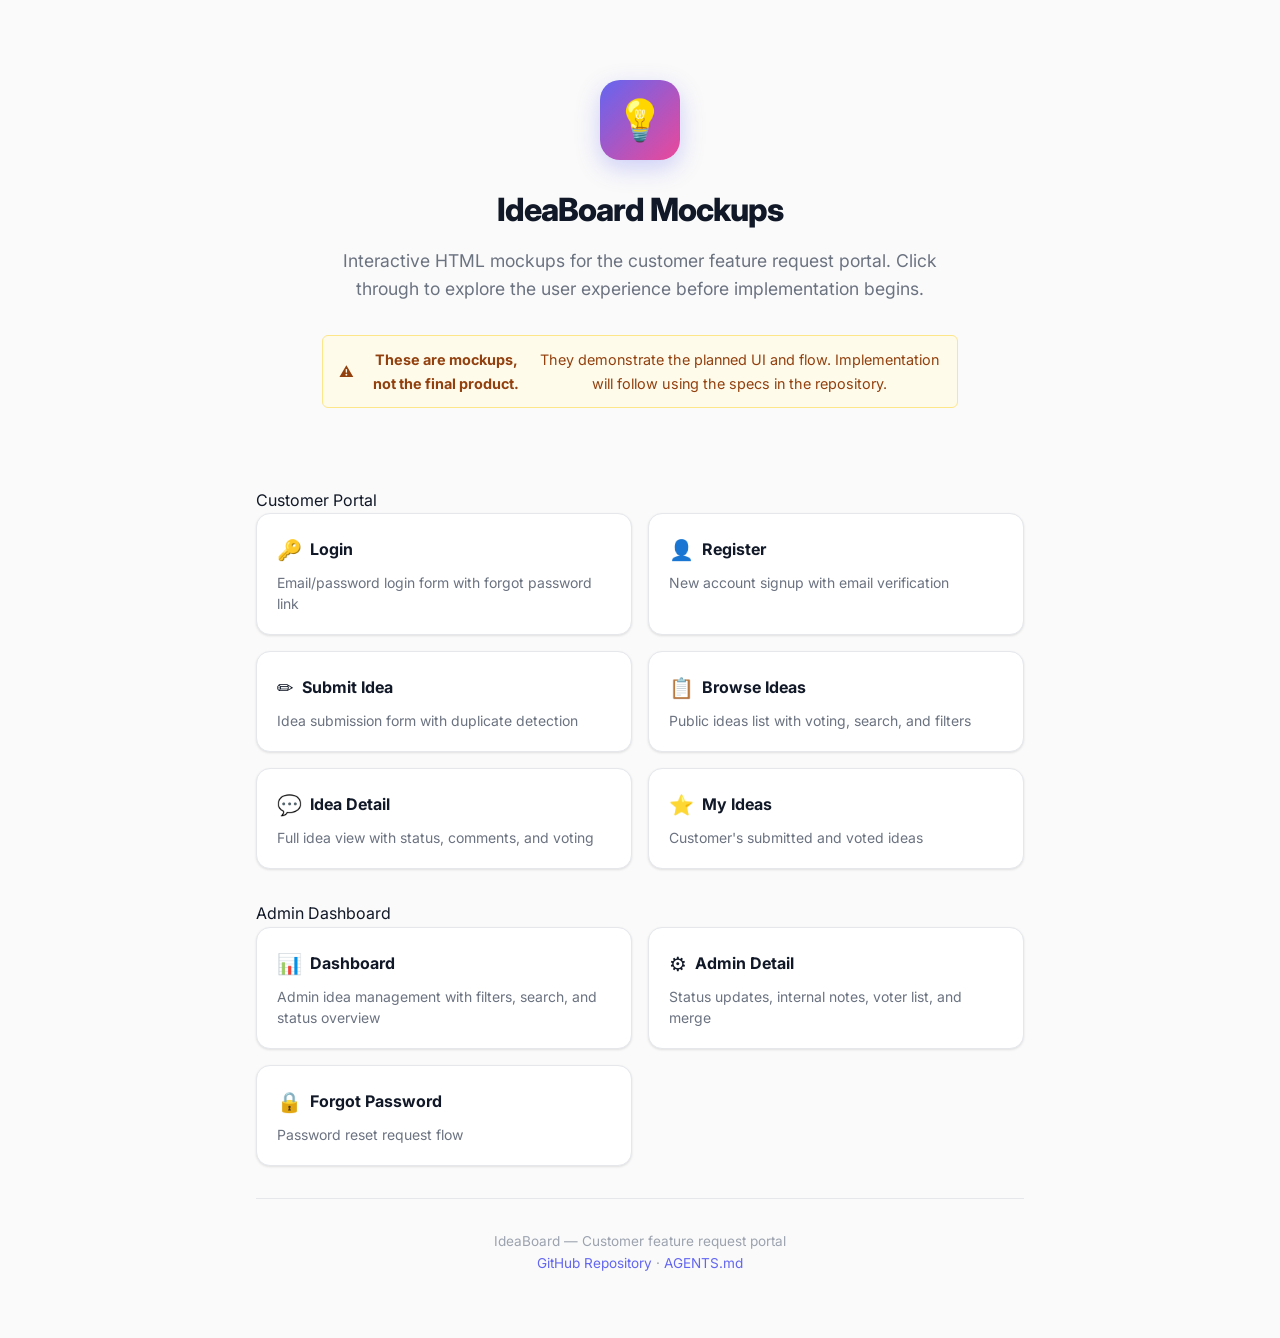
<file: mockups/index.html>
<!DOCTYPE html>
<html lang="en">
<head>
    <meta charset="UTF-8">
    <meta name="viewport" content="width=device-width, initial-scale=1.0">
    <title>IdeaBoard — Mockups</title>
    <link rel="preconnect" href="https://fonts.googleapis.com">
    <link href="https://fonts.googleapis.com/css2?family=Inter:wght@400;500;600;700;800&display=swap" rel="stylesheet">
    <link rel="stylesheet" href="styles.css">
    <style>
        .hero {
            text-align: center;
            padding: 3rem 2rem;
            max-width: 700px;
            margin: 0 auto;
        }
        .hero-icon {
            width: 80px;
            height: 80px;
            background: linear-gradient(135deg, #6366f1, #ec4899);
            border-radius: 20px;
            display: flex;
            align-items: center;
            justify-content: center;
            margin: 0 auto 1.5rem;
            font-size: 2.5rem;
            color: white;
            box-shadow: 0 8px 24px rgba(99, 102, 241, 0.3);
        }
        .hero h1 {
            font-size: 2rem;
            font-weight: 800;
            letter-spacing: -0.03em;
            margin-bottom: 0.75rem;
        }
        .hero p {
            color: var(--text-secondary);
            font-size: 1.1rem;
            line-height: 1.6;
            margin-bottom: 2rem;
        }
        .disclaimer {
            background: #fffbeb;
            border: 1px solid #fde68a;
            border-radius: var(--radius-sm);
            padding: 0.75rem 1rem;
            margin-bottom: 2rem;
            font-size: 0.9rem;
            color: #92400e;
            display: flex;
            align-items: center;
            gap: 0.5rem;
        }
        }
        .section-title {
            font-size: 0.8rem;
            font-weight: 700;
            text-transform: uppercase;
            letter-spacing: 0.08em;
            color: var(--text-muted);
            margin-bottom: 1rem;
            margin-top: 2rem;
        }
        .link-grid {
            display: grid;
            grid-template-columns: repeat(auto-fill, minmax(280px, 1fr));
            gap: 1rem;
            margin-bottom: 2rem;
        }
        .link-card {
            background: var(--surface);
            border: 1px solid var(--border);
            border-radius: var(--radius-lg);
            padding: 1.25rem;
            text-decoration: none;
            color: var(--text);
            transition: all 0.2s cubic-bezier(0.4, 0, 0.2, 1);
            box-shadow: var(--shadow-sm);
        }
        .link-card:hover {
            transform: translateY(-2px);
            box-shadow: var(--shadow-lg);
            border-color: var(--primary-subtle);
        }
        .link-card-title {
            font-size: 1rem;
            font-weight: 700;
            margin-bottom: 0.375rem;
            display: flex;
            align-items: center;
            gap: 0.5rem;
        }
        .link-card-desc {
            color: var(--text-secondary);
            font-size: 0.875rem;
            line-height: 1.5;
        }
        .link-card-icon {
            font-size: 1.25rem;
        }
        .badge {
            display: inline-block;
            padding: 0.125rem 0.5rem;
            border-radius: 9999px;
            font-size: 0.7rem;
            font-weight: 600;
            text-transform: uppercase;
            letter-spacing: 0.025em;
            margin-left: 0.5rem;
        }
        .badge-customer {
            background: #dbeafe;
            color: #1d4ed8;
        }
        .badge-admin {
            background: #f3e8ff;
            color: #7c3aed;
        }
        .footer {
            text-align: center;
            padding: 2rem;
            color: var(--text-muted);
            font-size: 0.85rem;
            border-top: 1px solid var(--border);
            margin-top: 2rem;
        }
        .footer a {
            color: var(--primary);
            text-decoration: none;
        }
        .footer a:hover {
            text-decoration: underline;
        }
    </style>
</head>
<body>
    <main class="container">
        <div class="hero">
            <div class="hero-icon">💡</div>
            <h1>IdeaBoard Mockups</h1>
            <p>Interactive HTML mockups for the customer feature request portal. Click through to explore the user experience before implementation begins.</p>
            <div class="disclaimer">
                ⚠️ <strong>These are mockups, not the final product.</strong> They demonstrate the planned UI and flow. Implementation will follow using the specs in the repository.
            </div>
        </div>

        <div class="section-title">Customer Portal</div>
        <div class="link-grid">
            <a href="login.html" class="link-card">
                <div class="link-card-title"><span class="link-card-icon">🔑</span> Login</div>
                <div class="link-card-desc">Email/password login form with forgot password link</div>
            </a>
            <a href="register.html" class="link-card">
                <div class="link-card-title"><span class="link-card-icon">👤</span> Register</div>
                <div class="link-card-desc">New account signup with email verification</div>
            </a>
            <a href="submit.html" class="link-card">
                <div class="link-card-title"><span class="link-card-icon">✏️</span> Submit Idea</div>
                <div class="link-card-desc">Idea submission form with duplicate detection</div>
            </a>
            <a href="ideas.html" class="link-card">
                <div class="link-card-title"><span class="link-card-icon">📋</span> Browse Ideas</div>
                <div class="link-card-desc">Public ideas list with voting, search, and filters</div>
            </a>
            <a href="idea-detail.html" class="link-card">
                <div class="link-card-title"><span class="link-card-icon">💬</span> Idea Detail</div>
                <div class="link-card-desc">Full idea view with status, comments, and voting</div>
            </a>
            <a href="my-ideas.html" class="link-card">
                <div class="link-card-title"><span class="link-card-icon">⭐</span> My Ideas</div>
                <div class="link-card-desc">Customer's submitted and voted ideas</div>
            </a>
        </div>

        <div class="section-title">Admin Dashboard</div>
        <div class="link-grid">
            <a href="dashboard.html" class="link-card">
                <div class="link-card-title"><span class="link-card-icon">📊</span> Dashboard</div>
                <div class="link-card-desc">Admin idea management with filters, search, and status overview</div>
            </a>
            <a href="admin-detail.html" class="link-card">
                <div class="link-card-title"><span class="link-card-icon">⚙️</span> Admin Detail</div>
                <div class="link-card-desc">Status updates, internal notes, voter list, and merge</div>
            </a>
            <a href="forgot-password.html" class="link-card">
                <div class="link-card-title"><span class="link-card-icon">🔒</span> Forgot Password</div>
                <div class="link-card-desc">Password reset request flow</div>
            </a>
        </div>

        <div class="footer">
            <p>IdeaBoard — Customer feature request portal</p>
            <p><a href="https://github.com/yoyosan/idea-board">GitHub Repository</a> · <a href="https://github.com/yoyosan/idea-board/blob/main/AGENTS.md">AGENTS.md</a></p>
        </div>
    </main>
</body>
</html>
</file>
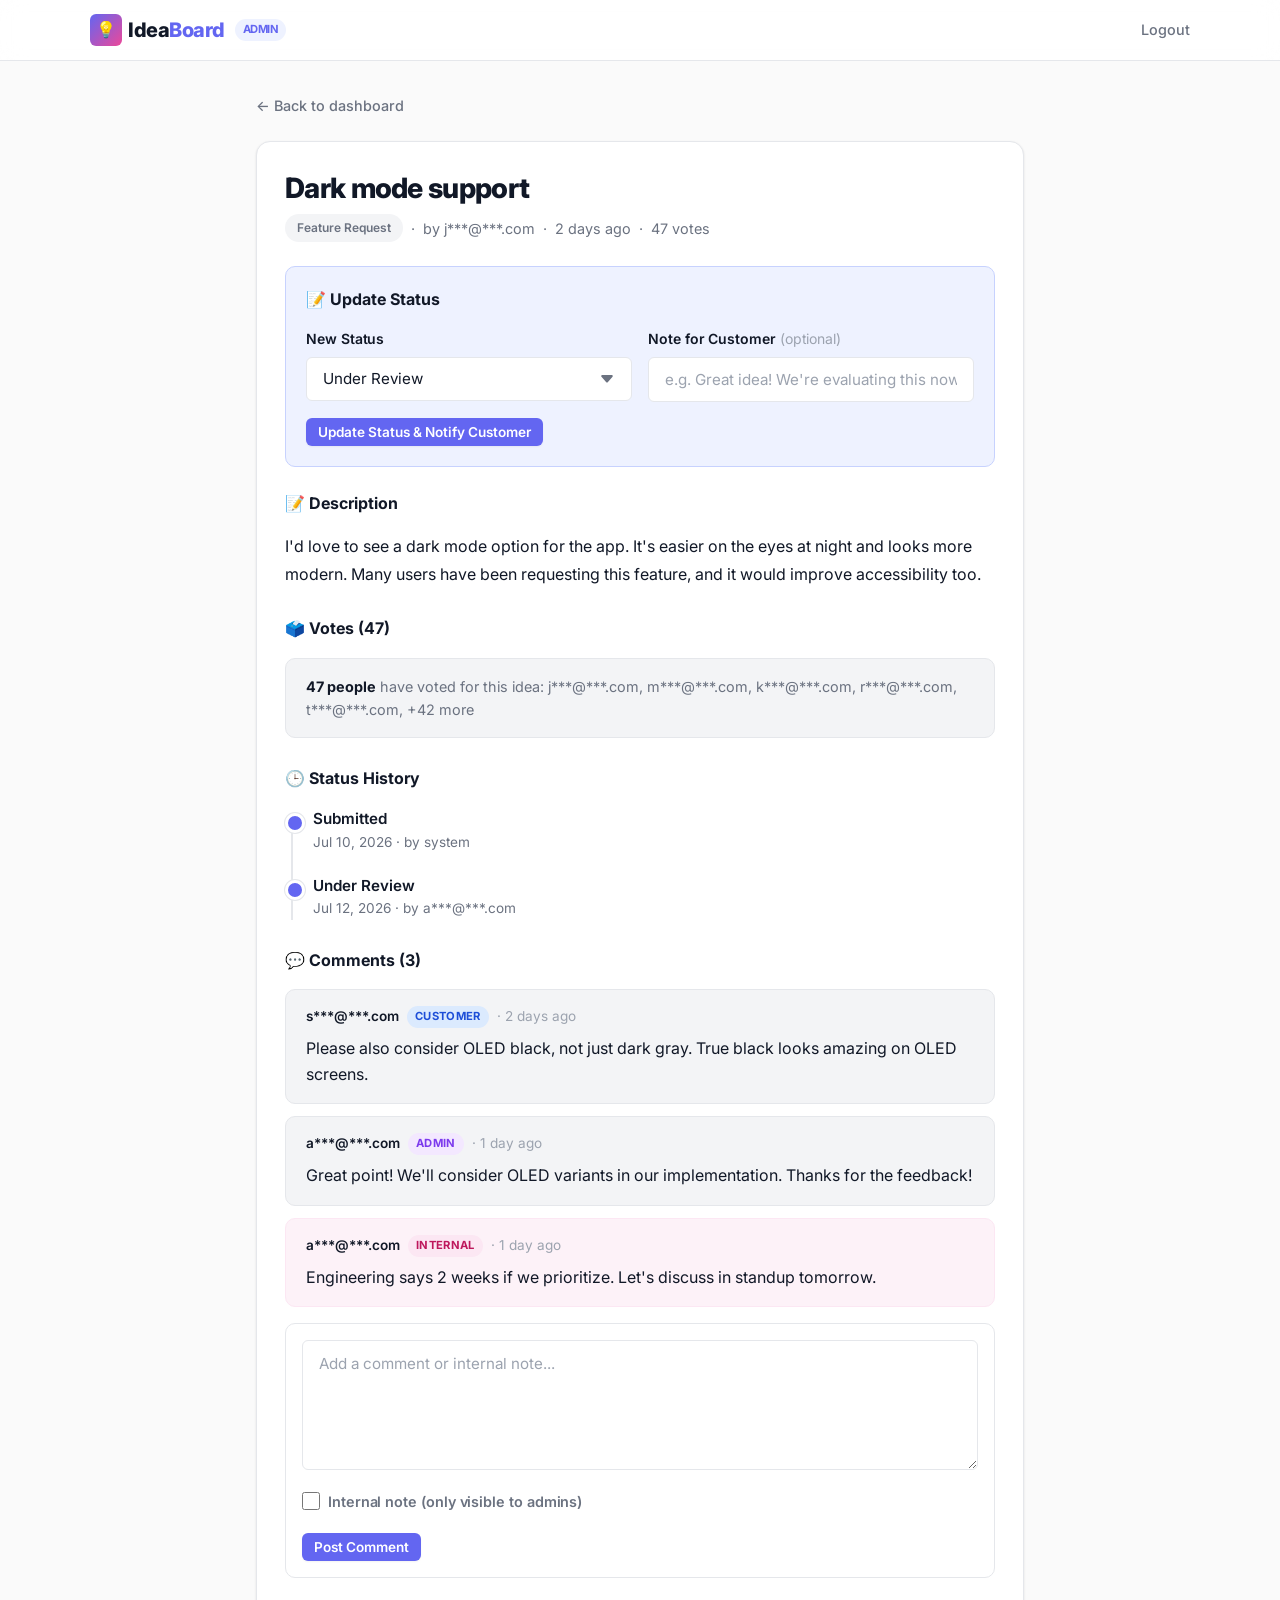
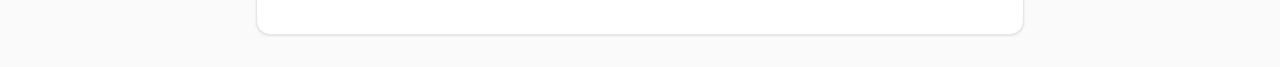
<file: mockups/admin-detail.html>
<!DOCTYPE html>
<html lang="en">
<head>
    <meta charset="UTF-8">
    <meta name="viewport" content="width=device-width, initial-scale=1.0">
    <title>IdeaBoard Admin — Dark mode support</title>
    <link rel="preconnect" href="https://fonts.googleapis.com">
    <link href="https://fonts.googleapis.com/css2?family=Inter:wght@400;500;600;700;800&display=swap" rel="stylesheet">
    <link rel="stylesheet" href="styles.css">
    <style>
        .idea-title-large {
            font-size: 1.75rem;
            font-weight: 800;
            color: var(--text);
            line-height: 1.3;
            letter-spacing: -0.025em;
            margin-bottom: 0.5rem;
        }
        .idea-subtitle {
            color: var(--text-secondary);
            font-size: 0.9rem;
            display: flex;
            gap: 0.5rem;
            align-items: center;
            flex-wrap: wrap;
            margin-bottom: 1.5rem;
        }

        .status-update-panel {
            background: var(--primary-light);
            border: 1px solid var(--primary-subtle);
            border-radius: var(--radius);
            padding: 1.25rem;
            margin-bottom: 1.5rem;
        }
        .status-update-panel h3 {
            margin-bottom: 1rem;
            color: var(--text);
            font-size: 1rem;
            display: flex;
            align-items: center;
            gap: 0.375rem;
        }
        .form-row { margin-bottom: 1rem; }

        .description {
            color: var(--text);
            line-height: 1.75;
            margin-bottom: 0.5rem;
        }

        .section { margin-bottom: 1.75rem; }
        .section-title {
            font-weight: 700;
            color: var(--text);
            margin-bottom: 1rem;
            font-size: 1rem;
            display: flex;
            align-items: center;
            gap: 0.375rem;
        }

        .votes-list {
            background: var(--border-light);
            border: 1px solid var(--border);
            padding: 1rem 1.25rem;
            border-radius: var(--radius);
            font-size: 0.9rem;
            color: var(--text-secondary);
            line-height: 1.6;
        }
        .votes-count { color: var(--text); font-weight: 700; }

        .comment-form-box {
            margin-top: 1rem;
            background: var(--surface);
            border: 1px solid var(--border);
            padding: 1rem;
            border-radius: var(--radius);
        }
        .internal-toggle {
            display: flex;
            align-items: center;
            gap: 0.5rem;
            margin-top: 0.75rem;
            font-size: 0.9rem;
            color: var(--text-secondary);
            cursor: pointer;
        }
        .internal-toggle input {
            width: 18px;
            height: 18px;
            accent-color: var(--primary);
            cursor: pointer;
        }

        @media (max-width: 640px) {
            .form-row { flex-direction: column; }
        }
    </style>
</head>
<body>
    <header class="header">
        <div class="header-inner">
            <a href="dashboard.html" class="logo">
                <span class="logo-icon">💡</span>
                <span class="logo-text">Idea<span>Board</span></span>
                <span style="background: var(--primary-light); color: var(--primary); padding: 0.125rem 0.5rem; border-radius: var(--radius-full); font-size: 0.7rem; font-weight: 700; margin-left: 0.25rem;">ADMIN</span>
            </a>
            <a href="#" class="back-link" style="margin: 0;">Logout</a>
        </div>
    </header>

    <main class="container">
        <a href="dashboard.html" class="back-link">← Back to dashboard</a>

        <div class="card">
            <h1 class="idea-title-large">Dark mode support</h1>
            <div class="idea-subtitle">
                <span class="category-badge">Feature Request</span>
                <span>·</span>
                <span>by j***@***.com</span>
                <span>·</span>
                <span>2 days ago</span>
                <span>·</span>
                <span>47 votes</span>
            </div>

            <div class="status-update-panel">
                <h3>📝 Update Status</h3>
                <div class="form-row">
                    <div class="form-group" style="margin: 0;">
                        <label style="margin-bottom: 0.375rem;">New Status</label>
                        <select>
                            <option>Submitted</option>
                            <option selected>Under Review</option>
                            <option>Planned</option>
                            <option>In Progress</option>
                            <option>Completed</option>
                        </select>
                    </div>
                    <div class="form-group" style="margin: 0;">
                        <label style="margin-bottom: 0.375rem;">Note for Customer <span style="color: var(--text-muted); font-weight: 400;">(optional)</span></label>
                        <input type="text" placeholder="e.g. Great idea! We're evaluating this now.">
                    </div>
                </div>
                <button class="btn btn-sm">Update Status & Notify Customer</button>
            </div>

            <div class="section">
                <div class="section-title">📝 Description</div>
                <div class="description">
                    I'd love to see a dark mode option for the app. It's easier on the eyes at night and looks more modern. Many users have been requesting this feature, and it would improve accessibility too.
                </div>
            </div>

            <div class="section">
                <div class="section-title">🗳️ Votes (47)</div>
                <div class="votes-list">
                    <span class="votes-count">47 people</span> have voted for this idea:
                    j***@***.com, m***@***.com, k***@***.com, r***@***.com, t***@***.com, +42 more
                </div>
            </div>

            <div class="section">
                <div class="section-title">🕒 Status History</div>
                <div class="timeline">
                    <div class="timeline-item">
                        <div class="timeline-status">Submitted</div>
                        <div class="timeline-date">Jul 10, 2026 · by system</div>
                    </div>
                    <div class="timeline-item">
                        <div class="timeline-status">Under Review</div>
                        <div class="timeline-date">Jul 12, 2026 · by a***@***.com</div>
                    </div>
                </div>
            </div>

            <div class="section">
                <div class="section-title">💬 Comments (3)</div>

                <div class="comment public">
                    <div class="comment-meta">
                        <span class="comment-author">s***@***.com</span>
                        <span class="role role-customer">Customer</span>
                        <span class="comment-time">· 2 days ago</span>
                    </div>
                    <div class="comment-text">Please also consider OLED black, not just dark gray. True black looks amazing on OLED screens.</div>
                </div>

                <div class="comment public">
                    <div class="comment-meta">
                        <span class="comment-author">a***@***.com</span>
                        <span class="role role-admin">Admin</span>
                        <span class="comment-time">· 1 day ago</span>
                    </div>
                    <div class="comment-text">Great point! We'll consider OLED variants in our implementation. Thanks for the feedback!</div>
                </div>

                <div class="comment internal">
                    <div class="comment-meta">
                        <span class="comment-author">a***@***.com</span>
                        <span class="role role-internal">Internal</span>
                        <span class="comment-time">· 1 day ago</span>
                    </div>
                    <div class="comment-text">Engineering says 2 weeks if we prioritize. Let's discuss in standup tomorrow.</div>
                </div>

                <div class="comment-form-box">
                    <textarea placeholder="Add a comment or internal note..."></textarea>
                    <label class="internal-toggle">
                        <input type="checkbox">
                        Internal note (only visible to admins)
                    </label>
                    <button class="btn btn-sm" style="margin-top: 0.75rem;">Post Comment</button>
                </div>
            </div>
        </div>
    </main>
</body>
</html>
</file>
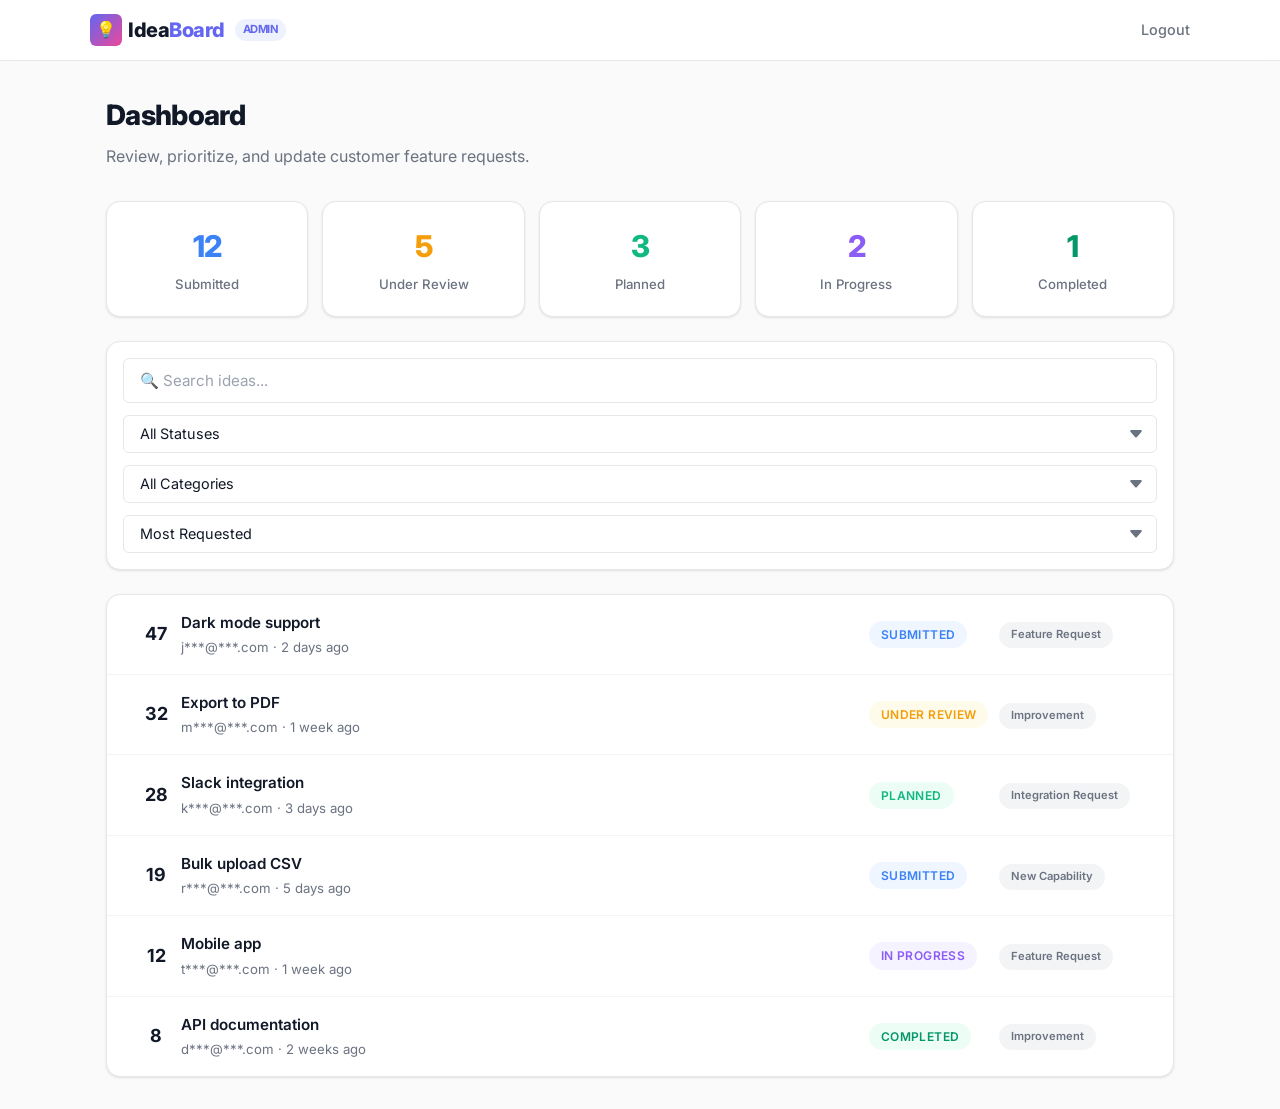
<file: mockups/dashboard.html>
<!DOCTYPE html>
<html lang="en">
<head>
    <meta charset="UTF-8">
    <meta name="viewport" content="width=device-width, initial-scale=1.0">
    <title>IdeaBoard Admin — Dashboard</title>
    <link rel="preconnect" href="https://fonts.googleapis.com">
    <link href="https://fonts.googleapis.com/css2?family=Inter:wght@400;500;600;700;800&display=swap" rel="stylesheet">
    <link rel="stylesheet" href="styles.css">
    <style>
        .stats {
            display: grid;
            grid-template-columns: repeat(5, 1fr);
            gap: 0.875rem;
            margin-bottom: 1.5rem;
        }
        .stat-card {
            background: var(--surface);
            border-radius: var(--radius-lg);
            padding: 1.25rem;
            box-shadow: var(--shadow-sm);
            border: 1px solid var(--border);
            text-align: center;
            transition: var(--transition);
            cursor: pointer;
        }
        .stat-card:hover {
            transform: translateY(-2px);
            box-shadow: var(--shadow-md);
        }
        .stat-count {
            font-size: 1.875rem;
            font-weight: 800;
            margin-bottom: 0.25rem;
            letter-spacing: -0.025em;
        }
        .stat-label {
            font-size: 0.825rem;
            color: var(--text-secondary);
            font-weight: 500;
        }
        .stat-submitted .stat-count { color: var(--submitted); }
        .stat-review .stat-count { color: var(--review); }
        .stat-planned .stat-count { color: var(--planned); }
        .stat-progress .stat-count { color: var(--progress); }
        .stat-completed .stat-count { color: var(--completed); }

        .filters {
            background: var(--surface);
            border-radius: var(--radius-lg);
            padding: 1rem;
            border: 1px solid var(--border);
            box-shadow: var(--shadow-sm);
            margin-bottom: 1.5rem;
            display: flex;
            gap: 0.75rem;
            align-items: center;
            flex-wrap: wrap;
        }
        .search { flex: 1; min-width: 200px; }
        .filter {
            padding: 0.625rem 1rem;
            border: 1px solid var(--border);
            border-radius: var(--radius-sm);
            font-size: 0.9rem;
            background: var(--surface);
            color: var(--text);
            font-family: inherit;
            cursor: pointer;
            transition: var(--transition);
            appearance: none;
            background-image: url("data:image/svg+xml,%3Csvg xmlns='http://www.w3.org/2000/svg' width='16' height='16' fill='%236b7280' viewBox='0 0 16 16'%3E%3Cpath d='M7.247 11.14 2.451 5.658C1.885 5.013 2.345 4 3.204 4h9.592a1 1 0 0 1 .753 1.659l-4.796 5.48a1 1 0 0 1-1.506 0z'/%3E%3C/svg%3E");
            background-repeat: no-repeat;
            background-position: right 0.75rem center;
            padding-right: 2.25rem;
        }
        .filter:focus { outline: none; border-color: var(--primary); box-shadow: 0 0 0 4px rgba(99, 102, 241, 0.1); }

        .idea-list {
            background: var(--surface);
            border-radius: var(--radius-lg);
            box-shadow: var(--shadow-sm);
            border: 1px solid var(--border);
            overflow: hidden;
        }
        .idea-row {
            display: flex;
            align-items: center;
            padding: 1rem 1.5rem;
            border-bottom: 1px solid var(--border-light);
            cursor: pointer;
            transition: var(--transition);
        }
        .idea-row:hover { background: var(--surface-hover); }
        .idea-row:last-child { border-bottom: none; }
        .row-votes {
            width: 50px;
            font-size: 1.125rem;
            font-weight: 700;
            color: var(--text);
            text-align: center;
        }
        .row-title-wrap { flex: 1; }
        .row-title {
            font-weight: 600;
            color: var(--text);
            font-size: 0.95rem;
        }
        .row-subtitle {
            color: var(--text-secondary);
            font-size: 0.825rem;
            margin-top: 0.125rem;
        }
        .row-status { width: 130px; }
        .row-category { width: 150px; }
        .row-category .category-badge { font-size: 0.7rem; }

        @media (max-width: 768px) {
            .stats { grid-template-columns: repeat(3, 1fr); }
            .row-category { display: none; }
        }
        @media (max-width: 640px) {
            .stats { grid-template-columns: repeat(2, 1fr); }
            .row-votes { width: 40px; font-size: 1rem; }
            .row-status { width: auto; }
        }
    </style>
</head>
<body>
    <header class="header">
        <div class="header-inner">
            <a href="dashboard.html" class="logo">
                <span class="logo-icon">💡</span>
                <span class="logo-text">Idea<span>Board</span></span>
                <span style="background: var(--primary-light); color: var(--primary); padding: 0.125rem 0.5rem; border-radius: var(--radius-full); font-size: 0.7rem; font-weight: 700; margin-left: 0.25rem;">ADMIN</span>
            </a>
            <a href="#" class="back-link" style="margin: 0;">Logout</a>
        </div>
    </header>

    <main class="container container-wide">
        <div class="page-header">
            <h1 class="page-title">Dashboard</h1>
            <p class="page-subtitle">Review, prioritize, and update customer feature requests.</p>
        </div>

        <div class="stats">
            <div class="stat-card stat-submitted">
                <div class="stat-count">12</div>
                <div class="stat-label">Submitted</div>
            </div>
            <div class="stat-card stat-review">
                <div class="stat-count">5</div>
                <div class="stat-label">Under Review</div>
            </div>
            <div class="stat-card stat-planned">
                <div class="stat-count">3</div>
                <div class="stat-label">Planned</div>
            </div>
            <div class="stat-card stat-progress">
                <div class="stat-count">2</div>
                <div class="stat-label">In Progress</div>
            </div>
            <div class="stat-card stat-completed">
                <div class="stat-count">1</div>
                <div class="stat-label">Completed</div>
            </div>
        </div>

        <div class="filters">
            <input type="text" class="search" placeholder="🔍 Search ideas...">
            <select class="filter">
                <option>All Statuses</option>
                <option>Submitted</option>
                <option>Under Review</option>
                <option>Planned</option>
                <option>In Progress</option>
                <option>Completed</option>
            </select>
            <select class="filter">
                <option>All Categories</option>
                <option>Feature Request</option>
                <option>Improvement</option>
                <option>New Capability</option>
                <option>Integration Request</option>
            </select>
            <select class="filter">
                <option>Most Requested</option>
                <option>Recent</option>
            </select>
        </div>

        <div class="idea-list">
            <div class="idea-row" onclick="location.href='admin-detail.html'">
                <div class="row-votes">47</div>
                <div class="row-title-wrap">
                    <div class="row-title">Dark mode support</div>
                    <div class="row-subtitle">j***@***.com · 2 days ago</div>
                </div>
                <div class="row-status"><span class="status status-submitted">Submitted</span></div>
                <div class="row-category"><span class="category-badge">Feature Request</span></div>
            </div>
            <div class="idea-row" onclick="location.href='admin-detail.html'">
                <div class="row-votes">32</div>
                <div class="row-title-wrap">
                    <div class="row-title">Export to PDF</div>
                    <div class="row-subtitle">m***@***.com · 1 week ago</div>
                </div>
                <div class="row-status"><span class="status status-review">Under Review</span></div>
                <div class="row-category"><span class="category-badge">Improvement</span></div>
            </div>
            <div class="idea-row" onclick="location.href='admin-detail.html'">
                <div class="row-votes">28</div>
                <div class="row-title-wrap">
                    <div class="row-title">Slack integration</div>
                    <div class="row-subtitle">k***@***.com · 3 days ago</div>
                </div>
                <div class="row-status"><span class="status status-planned">Planned</span></div>
                <div class="row-category"><span class="category-badge">Integration Request</span></div>
            </div>
            <div class="idea-row" onclick="location.href='admin-detail.html'">
                <div class="row-votes">19</div>
                <div class="row-title-wrap">
                    <div class="row-title">Bulk upload CSV</div>
                    <div class="row-subtitle">r***@***.com · 5 days ago</div>
                </div>
                <div class="row-status"><span class="status status-submitted">Submitted</span></div>
                <div class="row-category"><span class="category-badge">New Capability</span></div>
            </div>
            <div class="idea-row" onclick="location.href='admin-detail.html'">
                <div class="row-votes">12</div>
                <div class="row-title-wrap">
                    <div class="row-title">Mobile app</div>
                    <div class="row-subtitle">t***@***.com · 1 week ago</div>
                </div>
                <div class="row-status"><span class="status status-progress">In Progress</span></div>
                <div class="row-category"><span class="category-badge">Feature Request</span></div>
            </div>
            <div class="idea-row" onclick="location.href='admin-detail.html'">
                <div class="row-votes">8</div>
                <div class="row-title-wrap">
                    <div class="row-title">API documentation</div>
                    <div class="row-subtitle">d***@***.com · 2 weeks ago</div>
                </div>
                <div class="row-status"><span class="status status-completed">Completed</span></div>
                <div class="row-category"><span class="category-badge">Improvement</span></div>
            </div>
        </div>
    </main>
</body>
</html>
</file>
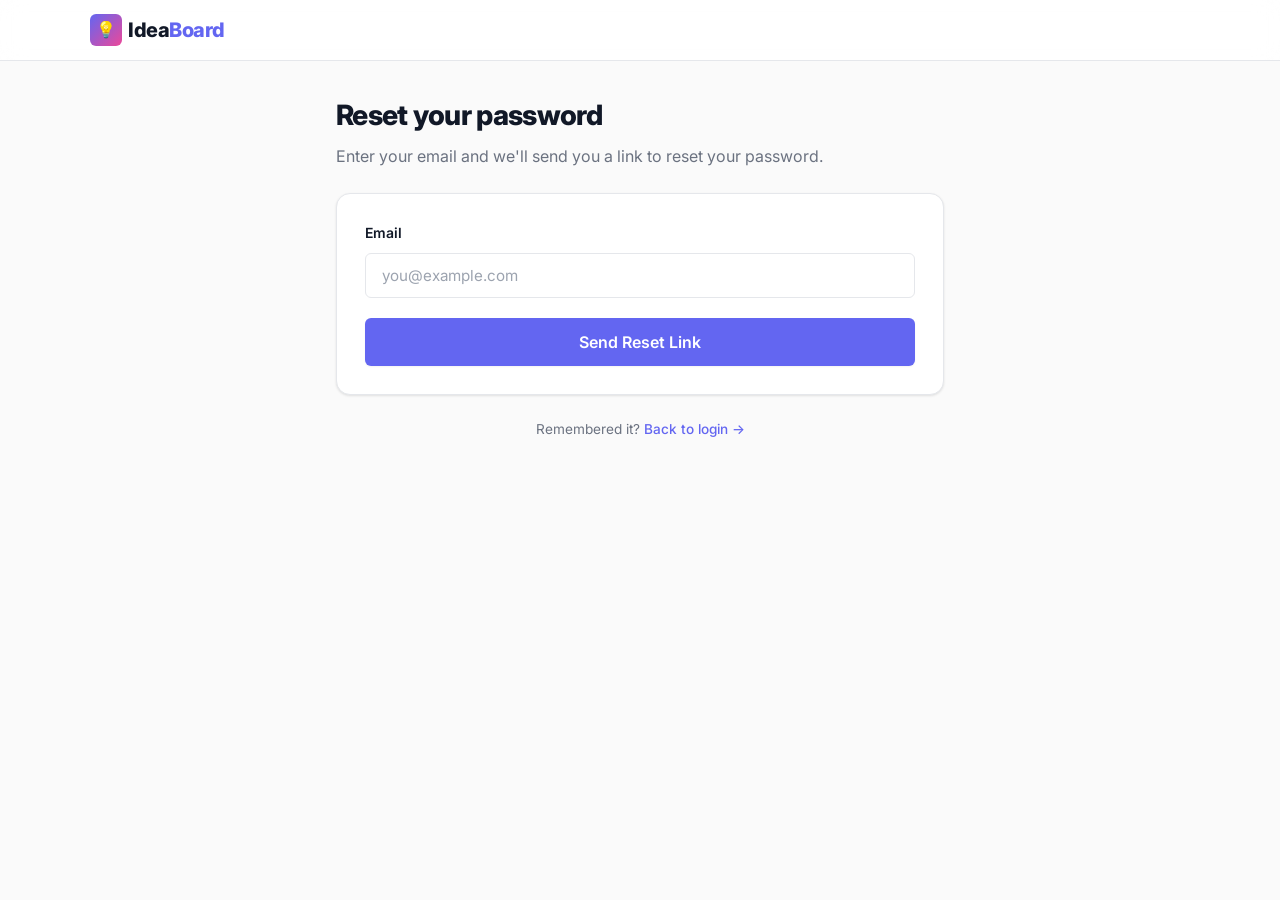
<file: mockups/forgot-password.html>
<!DOCTYPE html>
<html lang="en">
<head>
    <meta charset="UTF-8">
    <meta name="viewport" content="width=device-width, initial-scale=1.0">
    <title>IdeaBoard — Reset Password</title>
    <link rel="preconnect" href="https://fonts.googleapis.com">
    <link href="https://fonts.googleapis.com/css2?family=Inter:wght@400;500;600;700;800&display=swap" rel="stylesheet">
    <link rel="stylesheet" href="styles.css">
</head>
<body>
    <header class="header">
        <div class="header-inner">
            <a href="ideas.html" class="logo">
                <span class="logo-icon">💡</span>
                <span class="logo-text">Idea<span>Board</span></span>
            </a>
        </div>
    </header>

    <main class="container container-narrow">
        <div class="page-header" style="margin-bottom: 1.5rem;">
            <h1 class="page-title">Reset your password</h1>
            <p class="page-subtitle">Enter your email and we'll send you a link to reset your password.</p>
        </div>

        <div class="card">
            <form>
                <div class="form-group">
                    <label>Email</label>
                    <input type="email" placeholder="you@example.com" required>
                </div>

                <button type="submit" class="btn btn-lg">Send Reset Link</button>
            </form>
        </div>

        <p class="footer-text">Remembered it? <a href="login.html">Back to login →</a></p>
    </main>
</body>
</html>
</file>
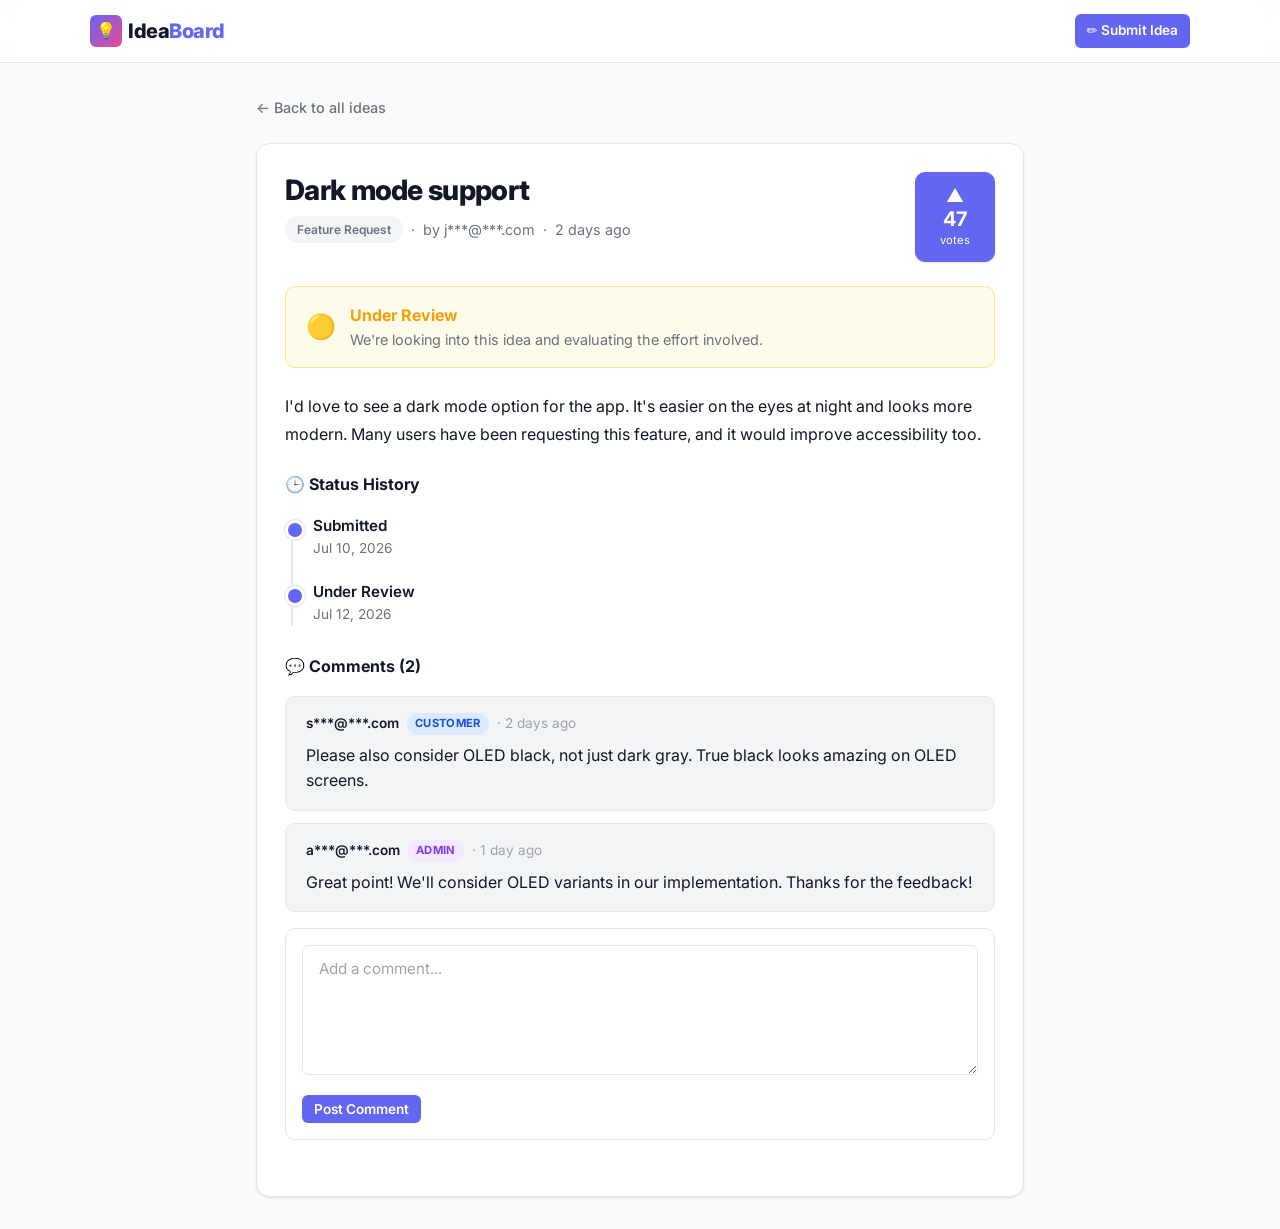
<file: mockups/idea-detail.html>
<!DOCTYPE html>
<html lang="en">
<head>
    <meta charset="UTF-8">
    <meta name="viewport" content="width=device-width, initial-scale=1.0">
    <title>IdeaBoard — Dark mode support</title>
    <link rel="preconnect" href="https://fonts.googleapis.com">
    <link href="https://fonts.googleapis.com/css2?family=Inter:wght@400;500;600;700;800&display=swap" rel="stylesheet">
    <link rel="stylesheet" href="styles.css">
    <style>
        .idea-header {
            display: flex;
            justify-content: space-between;
            align-items: flex-start;
            gap: 1.5rem;
            margin-bottom: 1.5rem;
        }
        .idea-title-large {
            font-size: 1.75rem;
            font-weight: 800;
            color: var(--text);
            line-height: 1.3;
            letter-spacing: -0.025em;
            margin-bottom: 0.5rem;
        }
        .idea-subtitle {
            color: var(--text-secondary);
            font-size: 0.9rem;
            display: flex;
            gap: 0.5rem;
            align-items: center;
            flex-wrap: wrap;
        }
        .vote-btn-large {
            min-width: 80px;
            padding: 0.875rem 1.25rem;
        }
        .vote-btn-large .vote-arrow { font-size: 1.125rem; }
        .vote-btn-large .vote-count { font-size: 1.25rem; }

        .status-banner {
            border-radius: var(--radius);
            padding: 1rem 1.25rem;
            margin-bottom: 1.5rem;
            display: flex;
            align-items: center;
            gap: 0.875rem;
            border: 1px solid;
        }
        .status-banner.review { background: var(--review-bg); border-color: #fde68a; }
        .status-banner-icon { font-size: 1.5rem; }
        .status-banner-label { font-weight: 700; font-size: 1rem; }
        .status-banner.review .status-banner-label { color: var(--review); }
        .status-banner-message { color: var(--text-secondary); font-size: 0.9rem; }

        .description {
            color: var(--text);
            line-height: 1.75;
            margin-bottom: 1.5rem;
            font-size: 1rem;
        }

        .section { margin-bottom: 1.75rem; }
        .section-title {
            font-weight: 700;
            color: var(--text);
            margin-bottom: 1rem;
            font-size: 1rem;
            display: flex;
            align-items: center;
            gap: 0.375rem;
        }

        .comment-form-box {
            margin-top: 1rem;
            background: var(--surface);
            border: 1px solid var(--border);
            padding: 1rem;
            border-radius: var(--radius);
        }
        .comment-form-box textarea {
            border: 1px solid var(--border);
            min-height: 80px;
        }
    </style>
</head>
<body>
    <header class="header">
        <div class="header-inner">
            <a href="ideas.html" class="logo">
                <span class="logo-icon">💡</span>
                <span class="logo-text">Idea<span>Board</span></span>
            </a>
            <a href="submit.html" class="btn btn-sm">✏️ Submit Idea</a>
        </div>
    </header>

    <main class="container">
        <a href="ideas.html" class="back-link">← Back to all ideas</a>

        <div class="card">
            <div class="idea-header">
                <div style="flex: 1;">
                    <h1 class="idea-title-large">Dark mode support</h1>
                    <div class="idea-subtitle">
                        <span class="category-badge">Feature Request</span>
                        <span>·</span>
                        <span>by j***@***.com</span>
                        <span>·</span>
                        <span>2 days ago</span>
                    </div>
                </div>
                <button class="vote-btn voted vote-btn-large">
                    <span class="vote-arrow">▲</span>
                    <span class="vote-count">47</span>
                    <span style="font-size: 0.7rem; margin-top: 0.125rem;">votes</span>
                </button>
            </div>

            <div class="status-banner review">
                <span class="status-banner-icon">🟡</span>
                <div>
                    <div class="status-banner-label">Under Review</div>
                    <div class="status-banner-message">We're looking into this idea and evaluating the effort involved.</div>
                </div>
            </div>

            <div class="description">
                I'd love to see a dark mode option for the app. It's easier on the eyes at night and looks more modern. Many users have been requesting this feature, and it would improve accessibility too.
            </div>

            <div class="section">
                <div class="section-title">🕒 Status History</div>
                <div class="timeline">
                    <div class="timeline-item">
                        <div class="timeline-status">Submitted</div>
                        <div class="timeline-date">Jul 10, 2026</div>
                    </div>
                    <div class="timeline-item">
                        <div class="timeline-status">Under Review</div>
                        <div class="timeline-date">Jul 12, 2026</div>
                    </div>
                </div>
            </div>

            <div class="section">
                <div class="section-title">💬 Comments (2)</div>

                <div class="comment public">
                    <div class="comment-meta">
                        <span class="comment-author">s***@***.com</span>
                        <span class="role role-customer">Customer</span>
                        <span class="comment-time">· 2 days ago</span>
                    </div>
                    <div class="comment-text">Please also consider OLED black, not just dark gray. True black looks amazing on OLED screens.</div>
                </div>

                <div class="comment public">
                    <div class="comment-meta">
                        <span class="comment-author">a***@***.com</span>
                        <span class="role role-admin">Admin</span>
                        <span class="comment-time">· 1 day ago</span>
                    </div>
                    <div class="comment-text">Great point! We'll consider OLED variants in our implementation. Thanks for the feedback!</div>
                </div>

                <div class="comment-form-box">
                    <textarea placeholder="Add a comment..."></textarea>
                    <button class="btn btn-sm" style="margin-top: 0.75rem;">Post Comment</button>
                </div>
            </div>
        </div>
    </main>
</body>
</html>
</file>
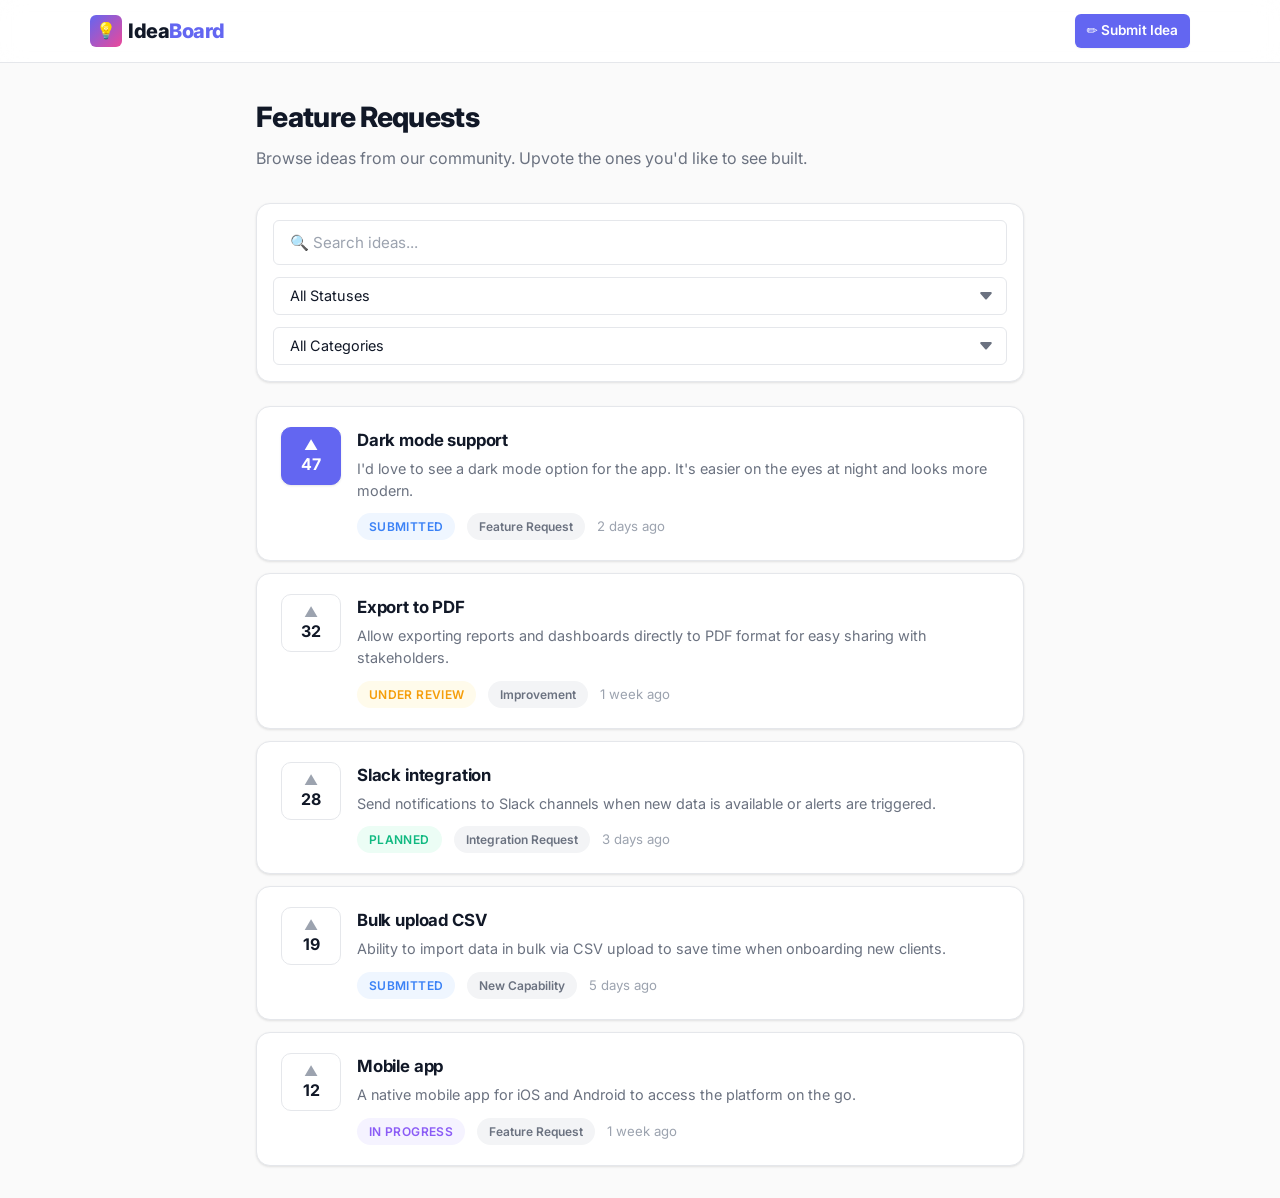
<file: mockups/ideas.html>
<!DOCTYPE html>
<html lang="en">
<head>
    <meta charset="UTF-8">
    <meta name="viewport" content="width=device-width, initial-scale=1.0">
    <title>IdeaBoard — Feature Requests</title>
    <link rel="preconnect" href="https://fonts.googleapis.com">
    <link href="https://fonts.googleapis.com/css2?family=Inter:wght@400;500;600;700;800&display=swap" rel="stylesheet">
    <link rel="stylesheet" href="styles.css">
    <style>
        .filters {
            background: var(--surface);
            border-radius: var(--radius-lg);
            padding: 1rem;
            border: 1px solid var(--border);
            box-shadow: var(--shadow-sm);
            margin-bottom: 1.5rem;
            display: flex;
            gap: 0.75rem;
            align-items: center;
            flex-wrap: wrap;
        }
        .search { flex: 1; min-width: 200px; }
        .filter {
            padding: 0.625rem 1rem;
            border: 1px solid var(--border);
            border-radius: var(--radius-sm);
            font-size: 0.9rem;
            background: var(--surface);
            color: var(--text);
            font-family: inherit;
            cursor: pointer;
            transition: var(--transition);
            appearance: none;
            background-image: url("data:image/svg+xml,%3Csvg xmlns='http://www.w3.org/2000/svg' width='16' height='16' fill='%236b7280' viewBox='0 0 16 16'%3E%3Cpath d='M7.247 11.14 2.451 5.658C1.885 5.013 2.345 4 3.204 4h9.592a1 1 0 0 1 .753 1.659l-4.796 5.48a1 1 0 0 1-1.506 0z'/%3E%3C/svg%3E");
            background-repeat: no-repeat;
            background-position: right 0.75rem center;
            padding-right: 2.25rem;
        }
        .filter:focus { outline: none; border-color: var(--primary); box-shadow: 0 0 0 4px rgba(99, 102, 241, 0.1); }

        .idea-card {
            background: var(--surface);
            border-radius: var(--radius-lg);
            padding: 1.25rem 1.5rem;
            box-shadow: var(--shadow-sm);
            border: 1px solid var(--border);
            display: flex;
            gap: 1rem;
            cursor: pointer;
            transition: var(--transition);
            margin-bottom: 0.75rem;
            align-items: flex-start;
        }
        .idea-card:hover {
            transform: translateY(-2px);
            box-shadow: var(--shadow-lg);
            border-color: var(--primary-subtle);
        }
        .idea-content { flex: 1; min-width: 0; }
        .idea-title {
            font-size: 1.05rem;
            font-weight: 700;
            color: var(--text);
            margin-bottom: 0.25rem;
            letter-spacing: -0.01em;
        }
        .idea-desc {
            color: var(--text-secondary);
            font-size: 0.9rem;
            margin-bottom: 0.75rem;
            line-height: 1.5;
            overflow: hidden;
            text-overflow: ellipsis;
            display: -webkit-box;
            -webkit-line-clamp: 2;
            -webkit-box-orient: vertical;
        }
        .idea-meta {
            display: flex;
            gap: 0.75rem;
            align-items: center;
            flex-wrap: wrap;
        }
        .date { color: var(--text-muted); font-size: 0.825rem; }
    </style>
</head>
<body>
    <header class="header">
        <div class="header-inner">
            <a href="ideas.html" class="logo">
                <span class="logo-icon">💡</span>
                <span class="logo-text">Idea<span>Board</span></span>
            </a>
            <a href="submit.html" class="btn btn-sm">✏️ Submit Idea</a>
        </div>
    </header>

    <main class="container">
        <div class="page-header">
            <h1 class="page-title">Feature Requests</h1>
            <p class="page-subtitle">Browse ideas from our community. Upvote the ones you'd like to see built.</p>
        </div>

        <div class="filters">
            <input type="text" class="search" placeholder="🔍 Search ideas...">
            <select class="filter">
                <option>All Statuses</option>
                <option>Submitted</option>
                <option>Under Review</option>
                <option>Planned</option>
                <option>In Progress</option>
                <option>Completed</option>
            </select>
            <select class="filter">
                <option>All Categories</option>
                <option>Feature Request</option>
                <option>Improvement</option>
                <option>New Capability</option>
                <option>Integration Request</option>
            </select>
        </div>

        <div class="idea-card" onclick="location.href='idea-detail.html'">
            <button class="vote-btn voted" onclick="event.stopPropagation()">
                <span class="vote-arrow">▲</span>
                <span class="vote-count">47</span>
            </button>
            <div class="idea-content">
                <div class="idea-title">Dark mode support</div>
                <div class="idea-desc">I'd love to see a dark mode option for the app. It's easier on the eyes at night and looks more modern.</div>
                <div class="idea-meta">
                    <span class="status status-submitted">Submitted</span>
                    <span class="category-badge">Feature Request</span>
                    <span class="date">2 days ago</span>
                </div>
            </div>
        </div>

        <div class="idea-card" onclick="location.href='idea-detail.html'">
            <button class="vote-btn" onclick="event.stopPropagation()">
                <span class="vote-arrow">▲</span>
                <span class="vote-count">32</span>
            </button>
            <div class="idea-content">
                <div class="idea-title">Export to PDF</div>
                <div class="idea-desc">Allow exporting reports and dashboards directly to PDF format for easy sharing with stakeholders.</div>
                <div class="idea-meta">
                    <span class="status status-review">Under Review</span>
                    <span class="category-badge">Improvement</span>
                    <span class="date">1 week ago</span>
                </div>
            </div>
        </div>

        <div class="idea-card" onclick="location.href='idea-detail.html'">
            <button class="vote-btn" onclick="event.stopPropagation()">
                <span class="vote-arrow">▲</span>
                <span class="vote-count">28</span>
            </button>
            <div class="idea-content">
                <div class="idea-title">Slack integration</div>
                <div class="idea-desc">Send notifications to Slack channels when new data is available or alerts are triggered.</div>
                <div class="idea-meta">
                    <span class="status status-planned">Planned</span>
                    <span class="category-badge">Integration Request</span>
                    <span class="date">3 days ago</span>
                </div>
            </div>
        </div>

        <div class="idea-card" onclick="location.href='idea-detail.html'">
            <button class="vote-btn" onclick="event.stopPropagation()">
                <span class="vote-arrow">▲</span>
                <span class="vote-count">19</span>
            </button>
            <div class="idea-content">
                <div class="idea-title">Bulk upload CSV</div>
                <div class="idea-desc">Ability to import data in bulk via CSV upload to save time when onboarding new clients.</div>
                <div class="idea-meta">
                    <span class="status status-submitted">Submitted</span>
                    <span class="category-badge">New Capability</span>
                    <span class="date">5 days ago</span>
                </div>
            </div>
        </div>

        <div class="idea-card" onclick="location.href='idea-detail.html'">
            <button class="vote-btn" onclick="event.stopPropagation()">
                <span class="vote-arrow">▲</span>
                <span class="vote-count">12</span>
            </button>
            <div class="idea-content">
                <div class="idea-title">Mobile app</div>
                <div class="idea-desc">A native mobile app for iOS and Android to access the platform on the go.</div>
                <div class="idea-meta">
                    <span class="status status-progress">In Progress</span>
                    <span class="category-badge">Feature Request</span>
                    <span class="date">1 week ago</span>
                </div>
            </div>
        </div>
    </main>
</body>
</html>
</file>
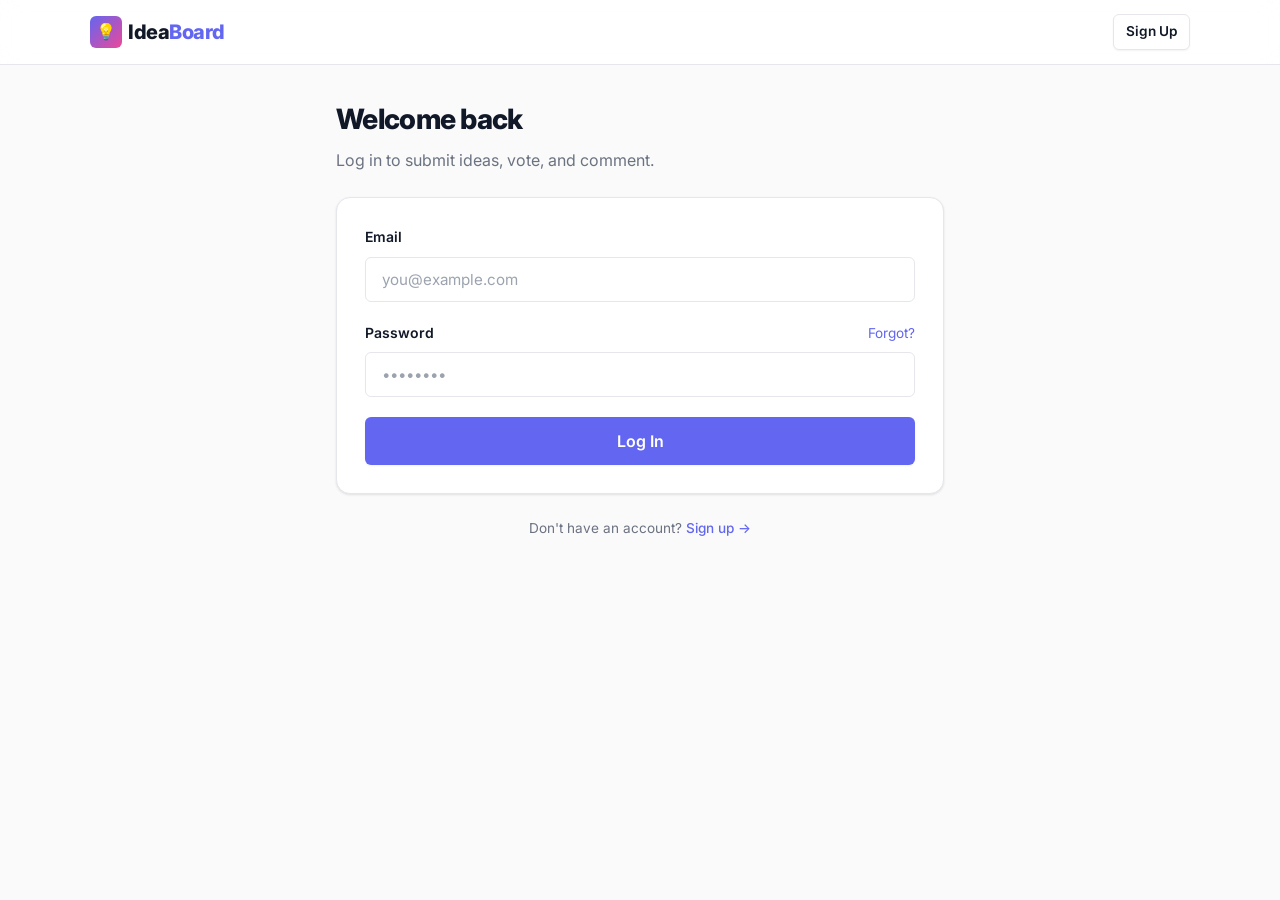
<file: mockups/login.html>
<!DOCTYPE html>
<html lang="en">
<head>
    <meta charset="UTF-8">
    <meta name="viewport" content="width=device-width, initial-scale=1.0">
    <title>IdeaBoard — Log In</title>
    <link rel="preconnect" href="https://fonts.googleapis.com">
    <link href="https://fonts.googleapis.com/css2?family=Inter:wght@400;500;600;700;800&display=swap" rel="stylesheet">
    <link rel="stylesheet" href="styles.css">
</head>
<body>
    <header class="header">
        <div class="header-inner">
            <a href="ideas.html" class="logo">
                <span class="logo-icon">💡</span>
                <span class="logo-text">Idea<span>Board</span></span>
            </a>
            <a href="register.html" class="btn btn-ghost btn-sm">Sign Up</a>
        </div>
    </header>

    <main class="container container-narrow">
        <div class="page-header" style="margin-bottom: 1.5rem;">
            <h1 class="page-title">Welcome back</h1>
            <p class="page-subtitle">Log in to submit ideas, vote, and comment.</p>
        </div>

        <div class="card">
            <form>
                <div class="form-group">
                    <label>Email</label>
                    <input type="email" placeholder="you@example.com" required>
                </div>

                <div class="form-group">
                    <div style="display: flex; justify-content: space-between; align-items: baseline;">
                        <label>Password</label>
                        <a href="forgot-password.html" style="font-size: 0.85rem; color: var(--primary); text-decoration: none;">Forgot?</a>
                    </div>
                    <input type="password" placeholder="••••••••" required>
                </div>

                <button type="submit" class="btn btn-lg">Log In</button>
            </form>
        </div>

        <p class="footer-text">Don't have an account? <a href="register.html">Sign up →</a></p>
    </main>
</body>
</html>
</file>
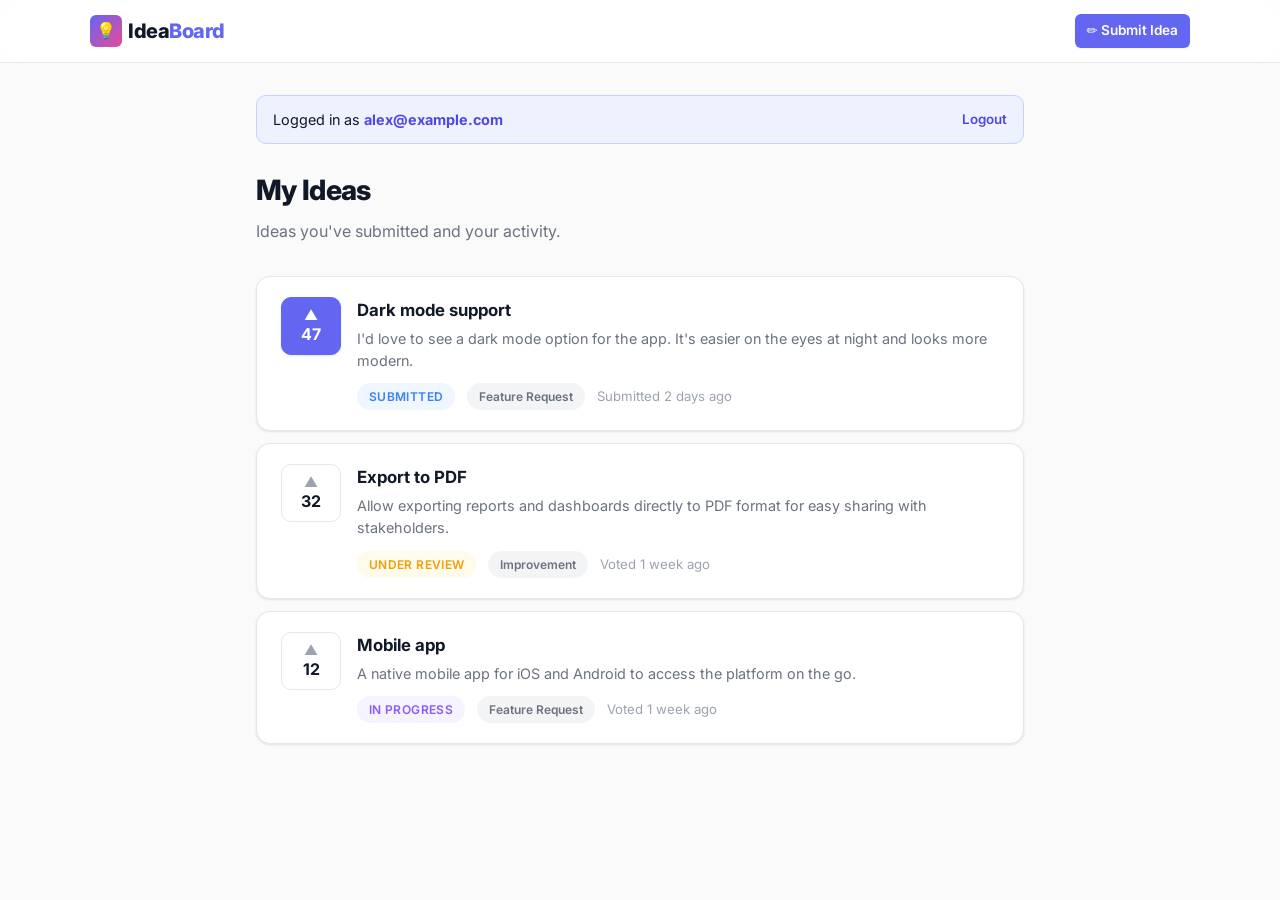
<file: mockups/my-ideas.html>
<!DOCTYPE html>
<html lang="en">
<head>
    <meta charset="UTF-8">
    <meta name="viewport" content="width=device-width, initial-scale=1.0">
    <title>IdeaBoard — My Ideas</title>
    <link rel="preconnect" href="https://fonts.googleapis.com">
    <link href="https://fonts.googleapis.com/css2?family=Inter:wght@400;500;600;700;800&display=swap" rel="stylesheet">
    <link rel="stylesheet" href="styles.css">
    <style>
        .user-bar {
            display: flex;
            justify-content: space-between;
            align-items: center;
            margin-bottom: 1.5rem;
            padding: 0.75rem 1rem;
            background: var(--primary-light);
            border: 1px solid var(--primary-subtle);
            border-radius: var(--radius);
            font-size: 0.9rem;
        }
        .user-bar strong { color: var(--primary-hover); }
        .logout-btn {
            background: none;
            border: none;
            color: var(--primary-hover);
            font-weight: 600;
            cursor: pointer;
            font-family: inherit;
        }

        .idea-card {
            background: var(--surface);
            border-radius: var(--radius-lg);
            padding: 1.25rem 1.5rem;
            box-shadow: var(--shadow-sm);
            border: 1px solid var(--border);
            display: flex;
            gap: 1rem;
            cursor: pointer;
            transition: var(--transition);
            margin-bottom: 0.75rem;
            align-items: flex-start;
        }
        .idea-card:hover {
            transform: translateY(-2px);
            box-shadow: var(--shadow-lg);
            border-color: var(--primary-subtle);
        }
        .idea-content { flex: 1; min-width: 0; }
        .idea-title {
            font-size: 1.05rem;
            font-weight: 700;
            color: var(--text);
            margin-bottom: 0.25rem;
        }
        .idea-desc {
            color: var(--text-secondary);
            font-size: 0.9rem;
            margin-bottom: 0.75rem;
            line-height: 1.5;
            overflow: hidden;
            text-overflow: ellipsis;
            display: -webkit-box;
            -webkit-line-clamp: 2;
            -webkit-box-orient: vertical;
        }
        .idea-meta {
            display: flex;
            gap: 0.75rem;
            align-items: center;
            flex-wrap: wrap;
        }
        .date { color: var(--text-muted); font-size: 0.825rem; }
    </style>
</head>
<body>
    <header class="header">
        <div class="header-inner">
            <a href="ideas.html" class="logo">
                <span class="logo-icon">💡</span>
                <span class="logo-text">Idea<span>Board</span></span>
            </a>
            <a href="submit.html" class="btn btn-sm">✏️ Submit Idea</a>
        </div>
    </header>

    <main class="container">
        <div class="user-bar">
            <div>Logged in as <strong>alex@example.com</strong></div>
            <button class="logout-btn">Logout</button>
        </div>

        <div class="page-header">
            <h1 class="page-title">My Ideas</h1>
            <p class="page-subtitle">Ideas you've submitted and your activity.</p>
        </div>

        <div class="idea-card" onclick="location.href='idea-detail.html'">
            <button class="vote-btn voted" onclick="event.stopPropagation()">
                <span class="vote-arrow">▲</span>
                <span class="vote-count">47</span>
            </button>
            <div class="idea-content">
                <div class="idea-title">Dark mode support</div>
                <div class="idea-desc">I'd love to see a dark mode option for the app. It's easier on the eyes at night and looks more modern.</div>
                <div class="idea-meta">
                    <span class="status status-submitted">Submitted</span>
                    <span class="category-badge">Feature Request</span>
                    <span class="date">Submitted 2 days ago</span>
                </div>
            </div>
        </div>

        <div class="idea-card" onclick="location.href='idea-detail.html'">
            <button class="vote-btn" onclick="event.stopPropagation()">
                <span class="vote-arrow">▲</span>
                <span class="vote-count">32</span>
            </button>
            <div class="idea-content">
                <div class="idea-title">Export to PDF</div>
                <div class="idea-desc">Allow exporting reports and dashboards directly to PDF format for easy sharing with stakeholders.</div>
                <div class="idea-meta">
                    <span class="status status-review">Under Review</span>
                    <span class="category-badge">Improvement</span>
                    <span class="date">Voted 1 week ago</span>
                </div>
            </div>
        </div>

        <div class="idea-card" onclick="location.href='idea-detail.html'">
            <button class="vote-btn" onclick="event.stopPropagation()">
                <span class="vote-arrow">▲</span>
                <span class="vote-count">12</span>
            </button>
            <div class="idea-content">
                <div class="idea-title">Mobile app</div>
                <div class="idea-desc">A native mobile app for iOS and Android to access the platform on the go.</div>
                <div class="idea-meta">
                    <span class="status status-progress">In Progress</span>
                    <span class="category-badge">Feature Request</span>
                    <span class="date">Voted 1 week ago</span>
                </div>
            </div>
        </div>
    </main>
</body>
</html>
</file>
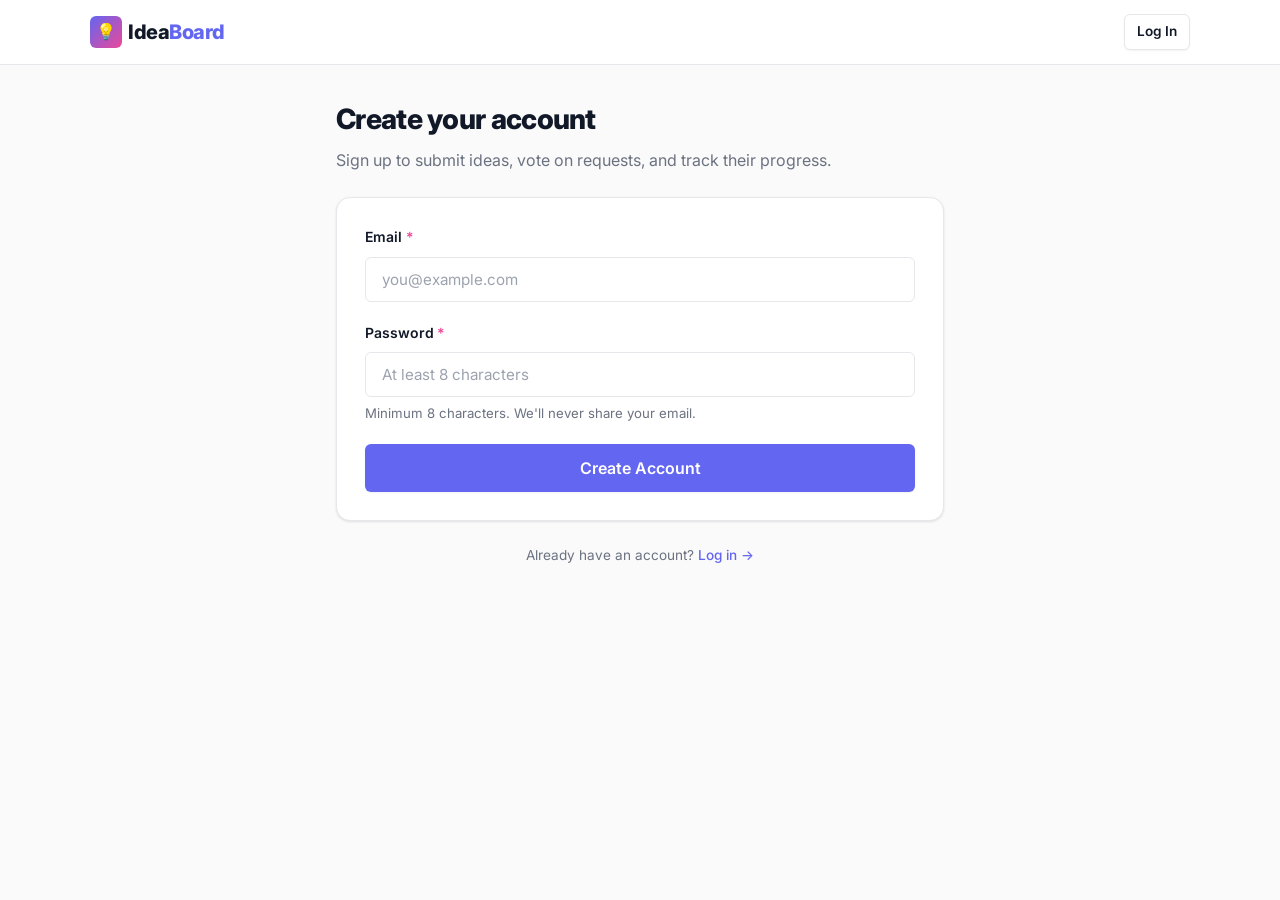
<file: mockups/register.html>
<!DOCTYPE html>
<html lang="en">
<head>
    <meta charset="UTF-8">
    <meta name="viewport" content="width=device-width, initial-scale=1.0">
    <title>IdeaBoard — Sign Up</title>
    <link rel="preconnect" href="https://fonts.googleapis.com">
    <link href="https://fonts.googleapis.com/css2?family=Inter:wght@400;500;600;700;800&display=swap" rel="stylesheet">
    <link rel="stylesheet" href="styles.css">
</head>
<body>
    <header class="header">
        <div class="header-inner">
            <a href="ideas.html" class="logo">
                <span class="logo-icon">💡</span>
                <span class="logo-text">Idea<span>Board</span></span>
            </a>
            <a href="login.html" class="btn btn-ghost btn-sm">Log In</a>
        </div>
    </header>

    <main class="container container-narrow">
        <div class="page-header" style="margin-bottom: 1.5rem;">
            <h1 class="page-title">Create your account</h1>
            <p class="page-subtitle">Sign up to submit ideas, vote on requests, and track their progress.</p>
        </div>

        <div class="card">
            <form>
                <div class="form-group">
                    <label>Email <span class="required">*</span></label>
                    <input type="email" placeholder="you@example.com" required>
                </div>

                <div class="form-group">
                    <label>Password <span class="required">*</span></label>
                    <input type="password" placeholder="At least 8 characters" required>
                    <p class="hint">Minimum 8 characters. We'll never share your email.</p>
                </div>

                <button type="submit" class="btn btn-lg">Create Account</button>
            </form>
        </div>

        <p class="footer-text">Already have an account? <a href="login.html">Log in →</a></p>
    </main>
</body>
</html>
</file>
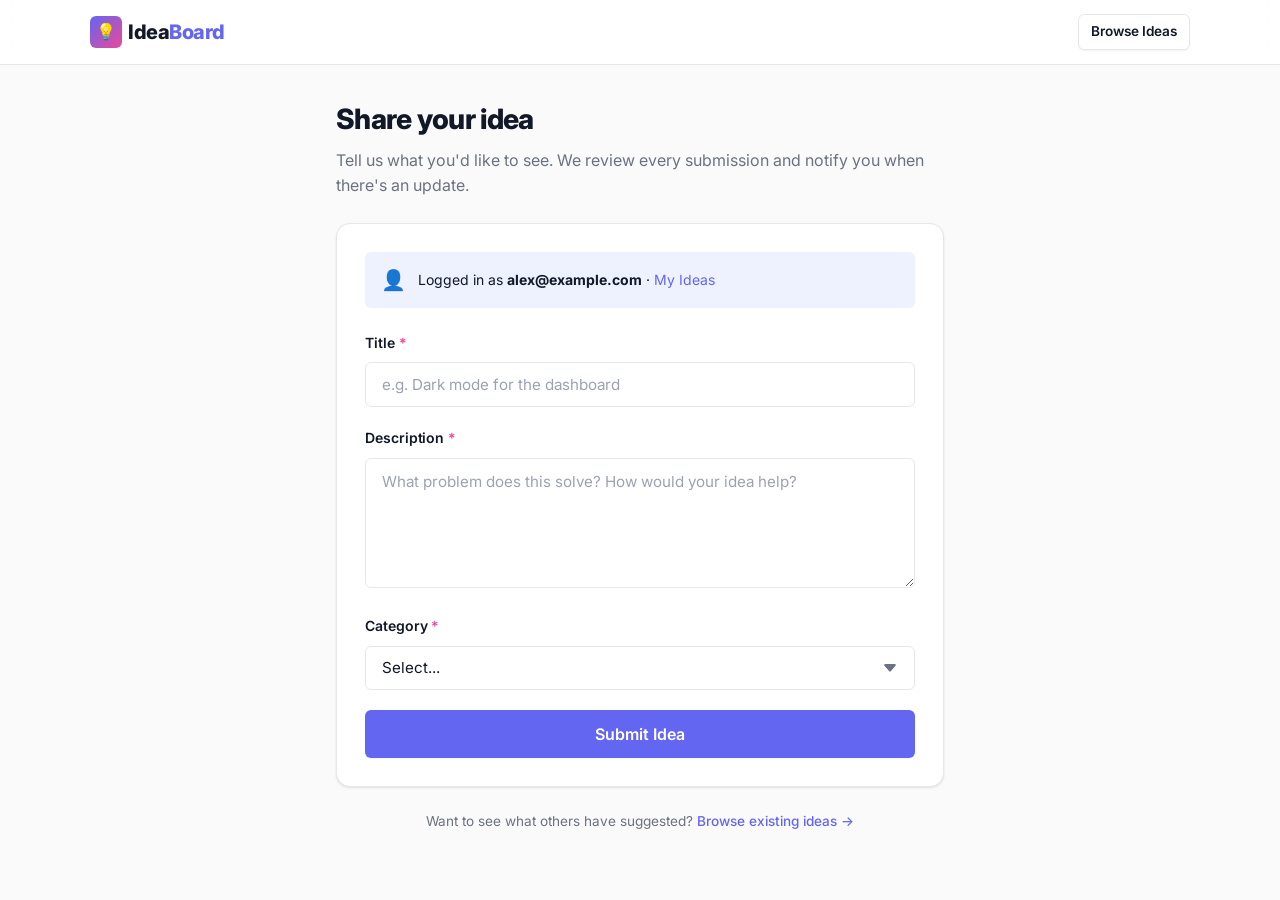
<file: mockups/submit.html>
<!DOCTYPE html>
<html lang="en">
<head>
    <meta charset="UTF-8">
    <meta name="viewport" content="width=device-width, initial-scale=1.0">
    <title>IdeaBoard — Submit Feature Request</title>
    <link rel="preconnect" href="https://fonts.googleapis.com">
    <link href="https://fonts.googleapis.com/css2?family=Inter:wght@400;500;600;700;800&display=swap" rel="stylesheet">
    <link rel="stylesheet" href="styles.css">
</head>
<body>
    <header class="header">
        <div class="header-inner">
            <a href="ideas.html" class="logo">
                <span class="logo-icon">💡</span>
                <span class="logo-text">Idea<span>Board</span></span>
            </a>
            <a href="ideas.html" class="btn btn-ghost btn-sm">Browse Ideas</a>
        </div>
    </header>

    <main class="container container-narrow">
        <div class="page-header" style="margin-bottom: 1.5rem;">
            <h1 class="page-title">Share your idea</h1>
            <p class="page-subtitle">Tell us what you'd like to see. We review every submission and notify you when there's an update.</p>
        </div>

        <div class="card">
            <div style="display: flex; align-items: center; gap: 0.75rem; margin-bottom: 1.5rem; padding: 0.75rem 1rem; background: var(--primary-light); border-radius: var(--radius-sm); font-size: 0.875rem;">
                <span style="font-size: 1.25rem;">👤</span>
                <span>Logged in as <strong>alex@example.com</strong> · <a href="my-ideas.html" style="color: var(--primary); text-decoration: none;">My Ideas</a></span>
            </div>

            <form>
                <div class="form-group">
                    <label>Title <span class="required">*</span></label>
                    <input type="text" placeholder="e.g. Dark mode for the dashboard" required>
                </div>

                <div class="form-group">
                    <label>Description <span class="required">*</span></label>
                    <textarea placeholder="What problem does this solve? How would your idea help?" required></textarea>
                </div>

                <div class="form-group">
                    <label>Category <span class="required">*</span></label>
                    <select required>
                        <option value="" selected disabled>Select...</option>
                        <option>Feature Request</option>
                        <option>Improvement</option>
                        <option>New Capability</option>
                        <option>Integration Request</option>
                    </select>
                </div>

                <button type="submit" class="btn btn-lg">Submit Idea</button>
            </form>
        </div>

        <p class="footer-text">Want to see what others have suggested? <a href="ideas.html">Browse existing ideas →</a></p>
    </main>
</body>
</html>
</file>
<file: mockups/styles.css>
/* ============================================================
   IdeaBoard - Design System
   Shared styles for all mockups
   ============================================================ */

:root {
  /* Brand colors */
  --primary: #6366f1;
  --primary-hover: #4f46e5;
  --primary-light: #eef2ff;
  --primary-subtle: #c7d2fe;
  --accent: #ec4899;
  
  /* Status colors */
  --submitted: #3b82f6;
  --submitted-bg: #eff6ff;
  --review: #f59e0b;
  --review-bg: #fffbeb;
  --planned: #10b981;
  --planned-bg: #ecfdf5;
  --progress: #8b5cf6;
  --progress-bg: #f5f3ff;
  --completed: #059669;
  --completed-bg: #ecfdf5;
  --declined: #ef4444;
  --declined-bg: #fef2f2;
  
  /* Neutrals */
  --bg: #fafafa;
  --surface: #ffffff;
  --surface-hover: #f9fafb;
  --text: #111827;
  --text-secondary: #6b7280;
  --text-muted: #9ca3af;
  --border: #e5e7eb;
  --border-light: #f3f4f6;
  
  /* Special */
  --internal-bg: #fdf2f8;
  --internal-border: #fce7f3;
  --internal-text: #be185d;
  
  /* Shadows */
  --shadow-xs: 0 1px 2px rgba(0,0,0,0.05);
  --shadow-sm: 0 1px 3px rgba(0,0,0,0.07), 0 1px 2px rgba(0,0,0,0.04);
  --shadow-md: 0 4px 6px -1px rgba(0,0,0,0.07), 0 2px 4px -1px rgba(0,0,0,0.04);
  --shadow-lg: 0 10px 15px -3px rgba(0,0,0,0.07), 0 4px 6px -2px rgba(0,0,0,0.04);
  
  /* Radius */
  --radius-sm: 6px;
  --radius: 10px;
  --radius-lg: 14px;
  --radius-full: 9999px;
  
  /* Transitions */
  --transition: all 0.2s cubic-bezier(0.4, 0, 0.2, 1);
}

* {
  margin: 0;
  padding: 0;
  box-sizing: border-box;
}

body {
  font-family: 'Inter', system-ui, -apple-system, BlinkMacSystemFont, 'Segoe UI', Roboto, sans-serif;
  background: var(--bg);
  color: var(--text);
  line-height: 1.6;
  -webkit-font-smoothing: antialiased;
  -moz-osx-font-smoothing: grayscale;
}

/* Header
   ============================================================ */
.header {
  background: var(--surface);
  border-bottom: 1px solid var(--border);
  padding: 0.875rem 1.5rem;
  position: sticky;
  top: 0;
  z-index: 100;
  backdrop-filter: blur(12px);
  background: rgba(255, 255, 255, 0.85);
}
.header-inner {
  max-width: 1100px;
  margin: 0 auto;
  display: flex;
  justify-content: space-between;
  align-items: center;
}
.logo {
  font-size: 1.25rem;
  font-weight: 800;
  color: var(--text);
  text-decoration: none;
  letter-spacing: -0.025em;
  display: flex;
  align-items: center;
  gap: 0.375rem;
}
.logo-icon {
  width: 32px;
  height: 32px;
  background: linear-gradient(135deg, var(--primary), var(--accent));
  border-radius: var(--radius-sm);
  display: flex;
  align-items: center;
  justify-content: center;
  color: white;
  font-size: 1rem;
}
.logo-text span { color: var(--primary); }

/* Buttons
   ============================================================ */
.btn {
  background: var(--primary);
  color: white;
  border: none;
  padding: 0.625rem 1.25rem;
  border-radius: var(--radius-sm);
  font-size: 0.9rem;
  font-weight: 600;
  font-family: inherit;
  cursor: pointer;
  text-decoration: none;
  display: inline-flex;
  align-items: center;
  gap: 0.5rem;
  transition: var(--transition);
  box-shadow: var(--shadow-xs);
}
.btn:hover {
  background: var(--primary-hover);
  transform: translateY(-1px);
  box-shadow: var(--shadow-md);
}
.btn:active { transform: translateY(0); }

.btn-ghost {
  background: var(--surface);
  color: var(--text);
  border: 1px solid var(--border);
  box-shadow: var(--shadow-xs);
}
.btn-ghost:hover {
  background: var(--surface-hover);
  border-color: var(--primary-subtle);
}

.btn-lg {
  padding: 0.875rem 1.5rem;
  font-size: 1rem;
  width: 100%;
  justify-content: center;
}

.btn-sm {
  padding: 0.375rem 0.75rem;
  font-size: 0.85rem;
}

/* Back link
   ============================================================ */
.back-link {
  color: var(--text-secondary);
  text-decoration: none;
  font-size: 0.9rem;
  font-weight: 500;
  display: inline-flex;
  align-items: center;
  gap: 0.375rem;
  margin-bottom: 1.5rem;
  transition: var(--transition);
}
.back-link:hover { color: var(--primary); }

/* Page header
   ============================================================ */
.page-header {
  margin-bottom: 2rem;
}
.page-title {
  font-size: 1.75rem;
  font-weight: 800;
  letter-spacing: -0.025em;
  margin-bottom: 0.375rem;
}
.page-subtitle {
  color: var(--text-secondary);
  font-size: 1rem;
}

/* Card
   ============================================================ */
.card {
  background: var(--surface);
  border-radius: var(--radius-lg);
  padding: 1.75rem;
  box-shadow: var(--shadow-sm);
  border: 1px solid var(--border);
}

/* Form elements
   ============================================================ */
.form-group { margin-bottom: 1.25rem; }
.form-row { display: flex; gap: 1rem; }
.form-row .form-group { flex: 1; }

label {
  display: block;
  margin-bottom: 0.5rem;
  font-weight: 600;
  font-size: 0.875rem;
  color: var(--text);
  letter-spacing: -0.005em;
}
.required { color: var(--accent); }

input, textarea, select {
  width: 100%;
  padding: 0.75rem 1rem;
  border: 1px solid var(--border);
  border-radius: var(--radius-sm);
  font-size: 0.95rem;
  font-family: inherit;
  color: var(--text);
  background: var(--surface);
  transition: var(--transition);
}
input::placeholder, textarea::placeholder { color: var(--text-muted); }
input:focus, textarea:focus, select:focus {
  outline: none;
  border-color: var(--primary);
  box-shadow: 0 0 0 4px rgba(99, 102, 241, 0.1);
}
textarea {
  height: 130px;
  resize: vertical;
  line-height: 1.5;
}
select {
  cursor: pointer;
  appearance: none;
  background-image: url("data:image/svg+xml,%3Csvg xmlns='http://www.w3.org/2000/svg' width='16' height='16' fill='%236b7280' viewBox='0 0 16 16'%3E%3Cpath d='M7.247 11.14 2.451 5.658C1.885 5.013 2.345 4 3.204 4h9.592a1 1 0 0 1 .753 1.659l-4.796 5.48a1 1 0 0 1-1.506 0z'/%3E%3C/svg%3E");
  background-repeat: no-repeat;
  background-position: right 1rem center;
  padding-right: 2.5rem;
}
.hint {
  font-size: 0.825rem;
  color: var(--text-secondary);
  margin-top: 0.375rem;
}

/* Vote button
   ============================================================ */
.vote-btn {
  background: var(--surface);
  border: 1px solid var(--border);
  border-radius: var(--radius);
  padding: 0.625rem 0.875rem;
  cursor: pointer;
  display: flex;
  flex-direction: column;
  align-items: center;
  transition: var(--transition);
  min-width: 60px;
  font-family: inherit;
}
.vote-btn:hover {
  border-color: var(--primary);
  background: var(--primary-light);
  transform: translateY(-1px);
  box-shadow: var(--shadow-sm);
}
.vote-btn:hover .vote-arrow { color: var(--primary); }
.vote-btn:hover .vote-count { color: var(--primary); }
.vote-btn.voted {
  background: var(--primary);
  border-color: var(--primary);
  color: white;
  box-shadow: var(--shadow-sm);
}
.vote-btn.voted .vote-arrow { color: white; }
.vote-btn.voted .vote-count { color: white; }
.vote-arrow {
  font-size: 0.875rem;
  color: var(--text-muted);
  line-height: 1;
  margin-bottom: 0.125rem;
  transition: var(--transition);
}
.vote-count {
  font-size: 1rem;
  font-weight: 700;
  color: var(--text);
  transition: var(--transition);
}

/* Status badges
   ============================================================ */
.status {
  padding: 0.25rem 0.75rem;
  border-radius: var(--radius-full);
  font-weight: 600;
  font-size: 0.75rem;
  text-transform: uppercase;
  letter-spacing: 0.03em;
  display: inline-block;
}
.status-submitted { background: var(--submitted-bg); color: var(--submitted); }
.status-review    { background: var(--review-bg); color: var(--review); }
.status-planned   { background: var(--planned-bg); color: var(--planned); }
.status-progress  { background: var(--progress-bg); color: var(--progress); }
.status-completed { background: var(--completed-bg); color: var(--completed); }
.status-declined  { background: var(--declined-bg); color: var(--declined); }

/* Category badge
   ============================================================ */
.category-badge {
  display: inline-flex;
  align-items: center;
  gap: 0.375rem;
  padding: 0.25rem 0.75rem;
  background: var(--border-light);
  color: var(--text-secondary);
  border-radius: var(--radius-full);
  font-size: 0.75rem;
  font-weight: 600;
}

/* Comment role badges
   ============================================================ */
.role {
  padding: 0.125rem 0.5rem;
  border-radius: var(--radius-full);
  font-size: 0.7rem;
  font-weight: 700;
  text-transform: uppercase;
  letter-spacing: 0.03em;
}
.role-customer { background: #dbeafe; color: #1d4ed8; }
.role-admin    { background: #f3e8ff; color: #7c3aed; }
.role-internal { background: #fce7f3; color: var(--internal-text); }

/* Timeline
   ============================================================ */
.timeline {
  position: relative;
  padding-left: 1.75rem;
}
.timeline::before {
  content: '';
  position: absolute;
  left: 6px;
  top: 8px;
  bottom: 0;
  width: 2px;
  background: var(--border);
}
.timeline-item {
  position: relative;
  margin-bottom: 1.25rem;
}
.timeline-item:last-child { margin-bottom: 0; }
.timeline-item::before {
  content: '';
  position: absolute;
  left: -1.75rem;
  top: 6px;
  background: var(--primary);
  width: 14px;
  height: 14px;
  border-radius: 50%;
  border: 3px solid var(--surface);
  box-shadow: 0 0 0 1px var(--border);
}
.timeline-status { font-weight: 600; color: var(--text); font-size: 0.95rem; }
.timeline-date { font-size: 0.85rem; color: var(--text-secondary); }

/* Comment
   ============================================================ */
.comment {
  padding: 1rem 1.25rem;
  border-radius: var(--radius);
  margin-bottom: 0.75rem;
  border: 1px solid var(--border);
}
.comment.public { background: var(--border-light); }
.comment.internal {
  background: var(--internal-bg);
  border-color: var(--internal-border);
}
.comment-meta {
  font-size: 0.85rem;
  margin-bottom: 0.5rem;
  display: flex;
  align-items: center;
  gap: 0.5rem;
  flex-wrap: wrap;
}
.comment-author { font-weight: 600; color: var(--text); }
.comment-time { color: var(--text-muted); }
.comment-text { color: var(--text); line-height: 1.6; }

/* Container
   ============================================================ */
.container {
  max-width: 800px;
  margin: 2rem auto;
  padding: 0 1rem;
}
.container-wide { max-width: 1100px; }
.container-narrow { max-width: 640px; }

/* Footer text
   ============================================================ */
.footer-text {
  text-align: center;
  margin-top: 1.5rem;
  color: var(--text-secondary);
  font-size: 0.85rem;
}
.footer-text a { color: var(--primary); text-decoration: none; font-weight: 500; }
.footer-text a:hover { text-decoration: underline; }

/* Responsive
   ============================================================ */
@media (max-width: 768px) {
  .form-row { flex-direction: column; gap: 0; }
  .page-title { font-size: 1.5rem; }
}
</file>
